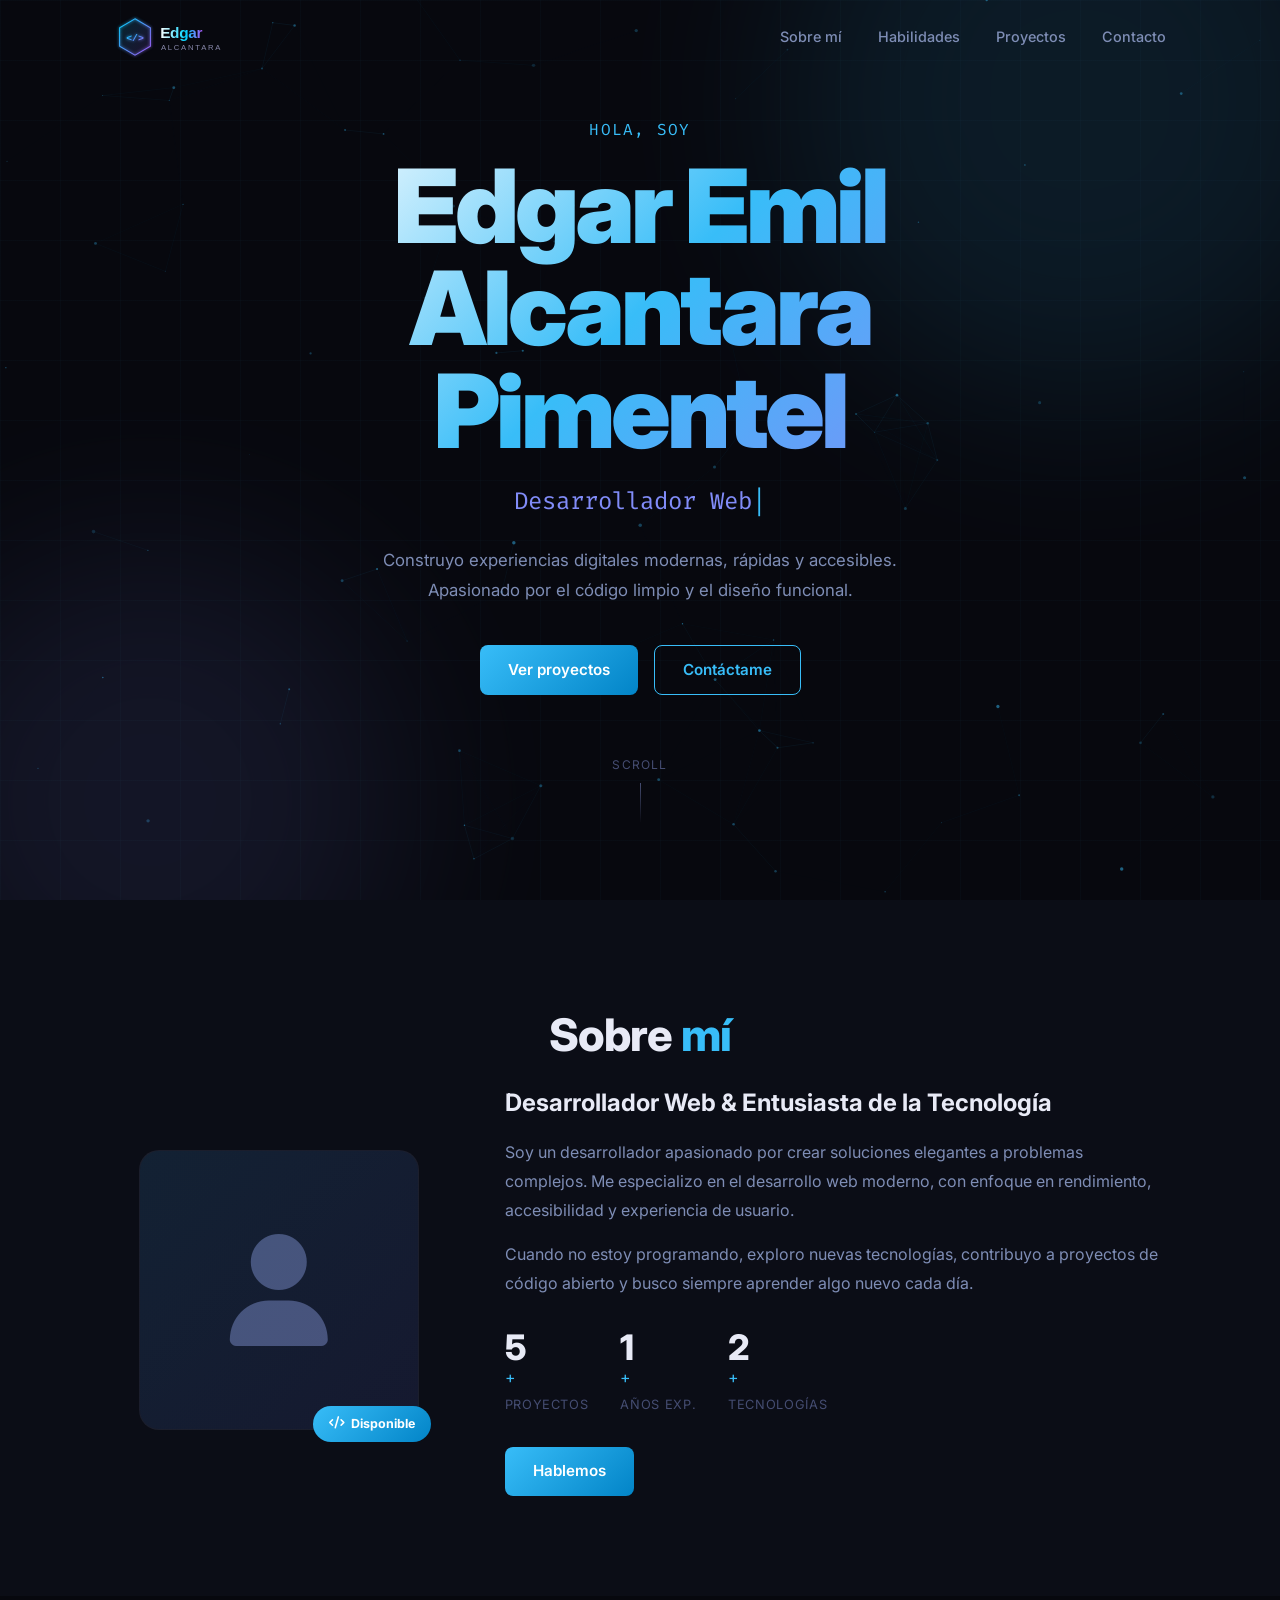
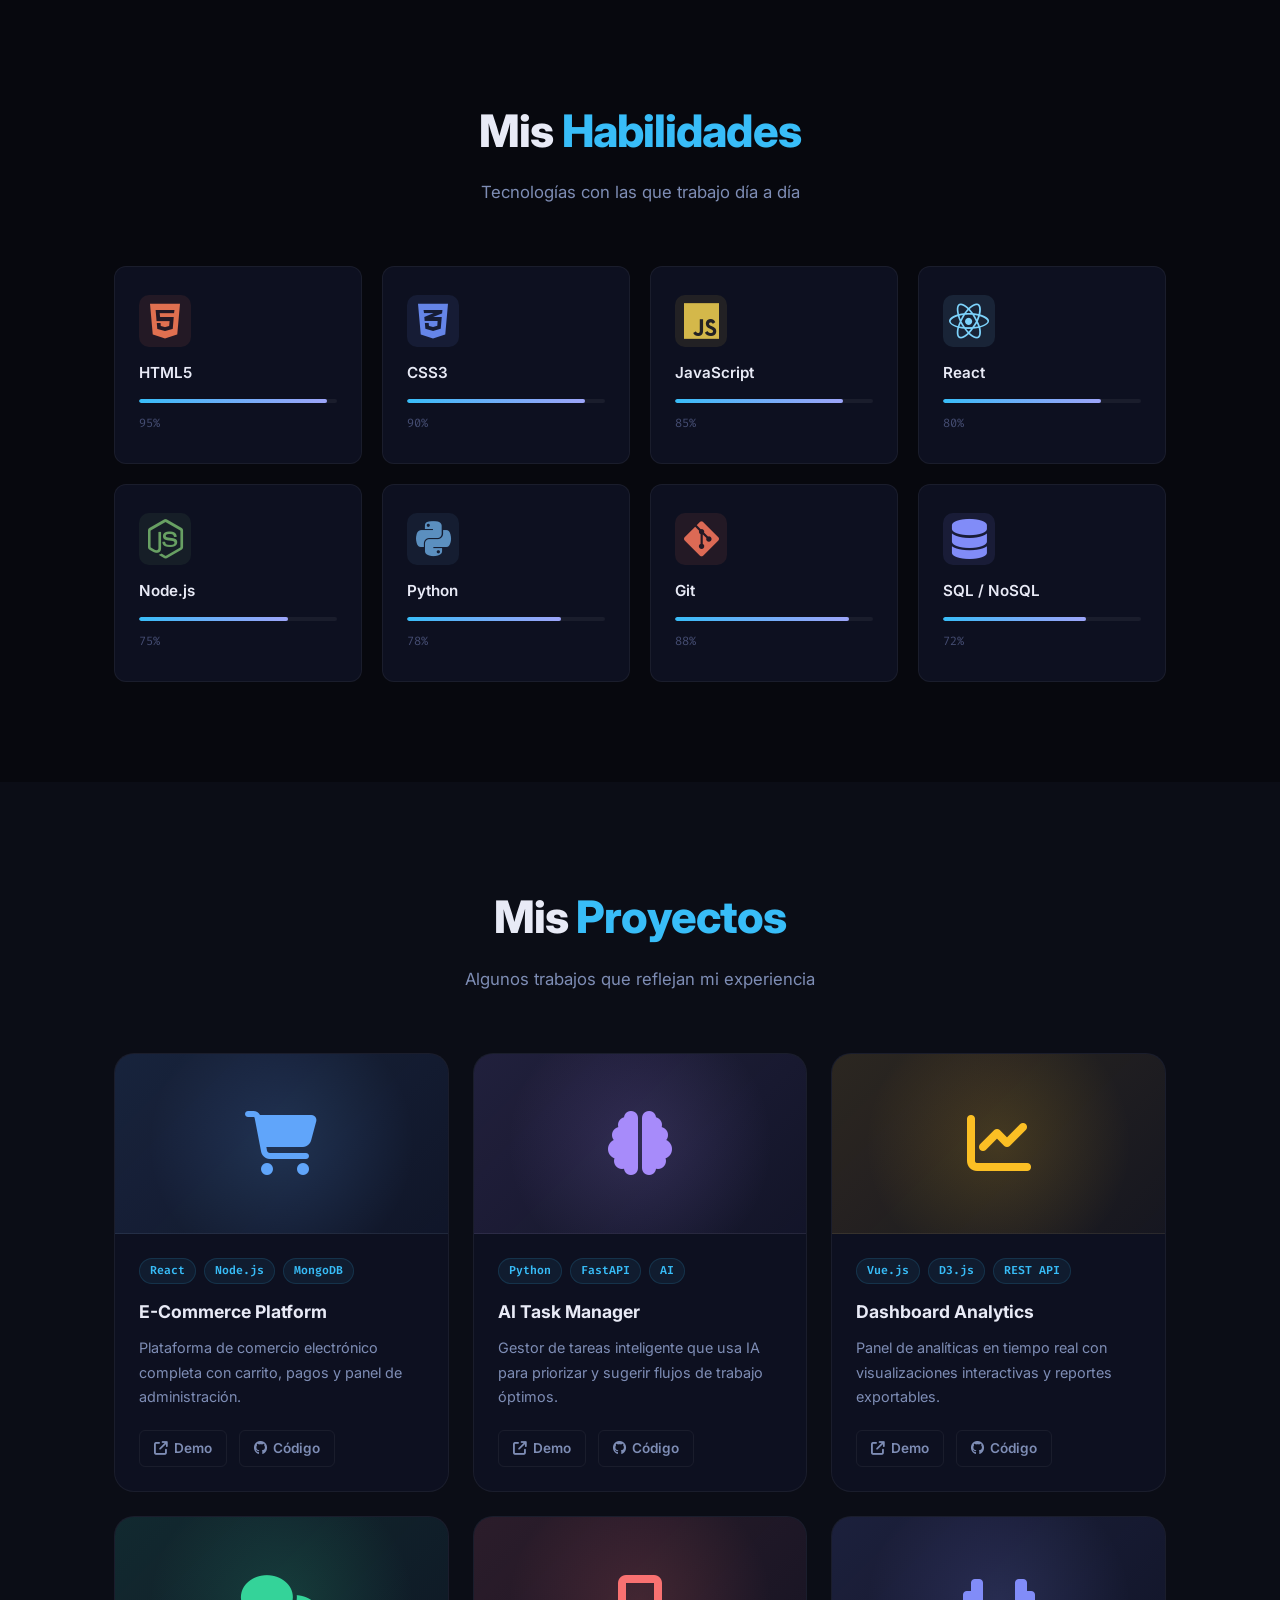
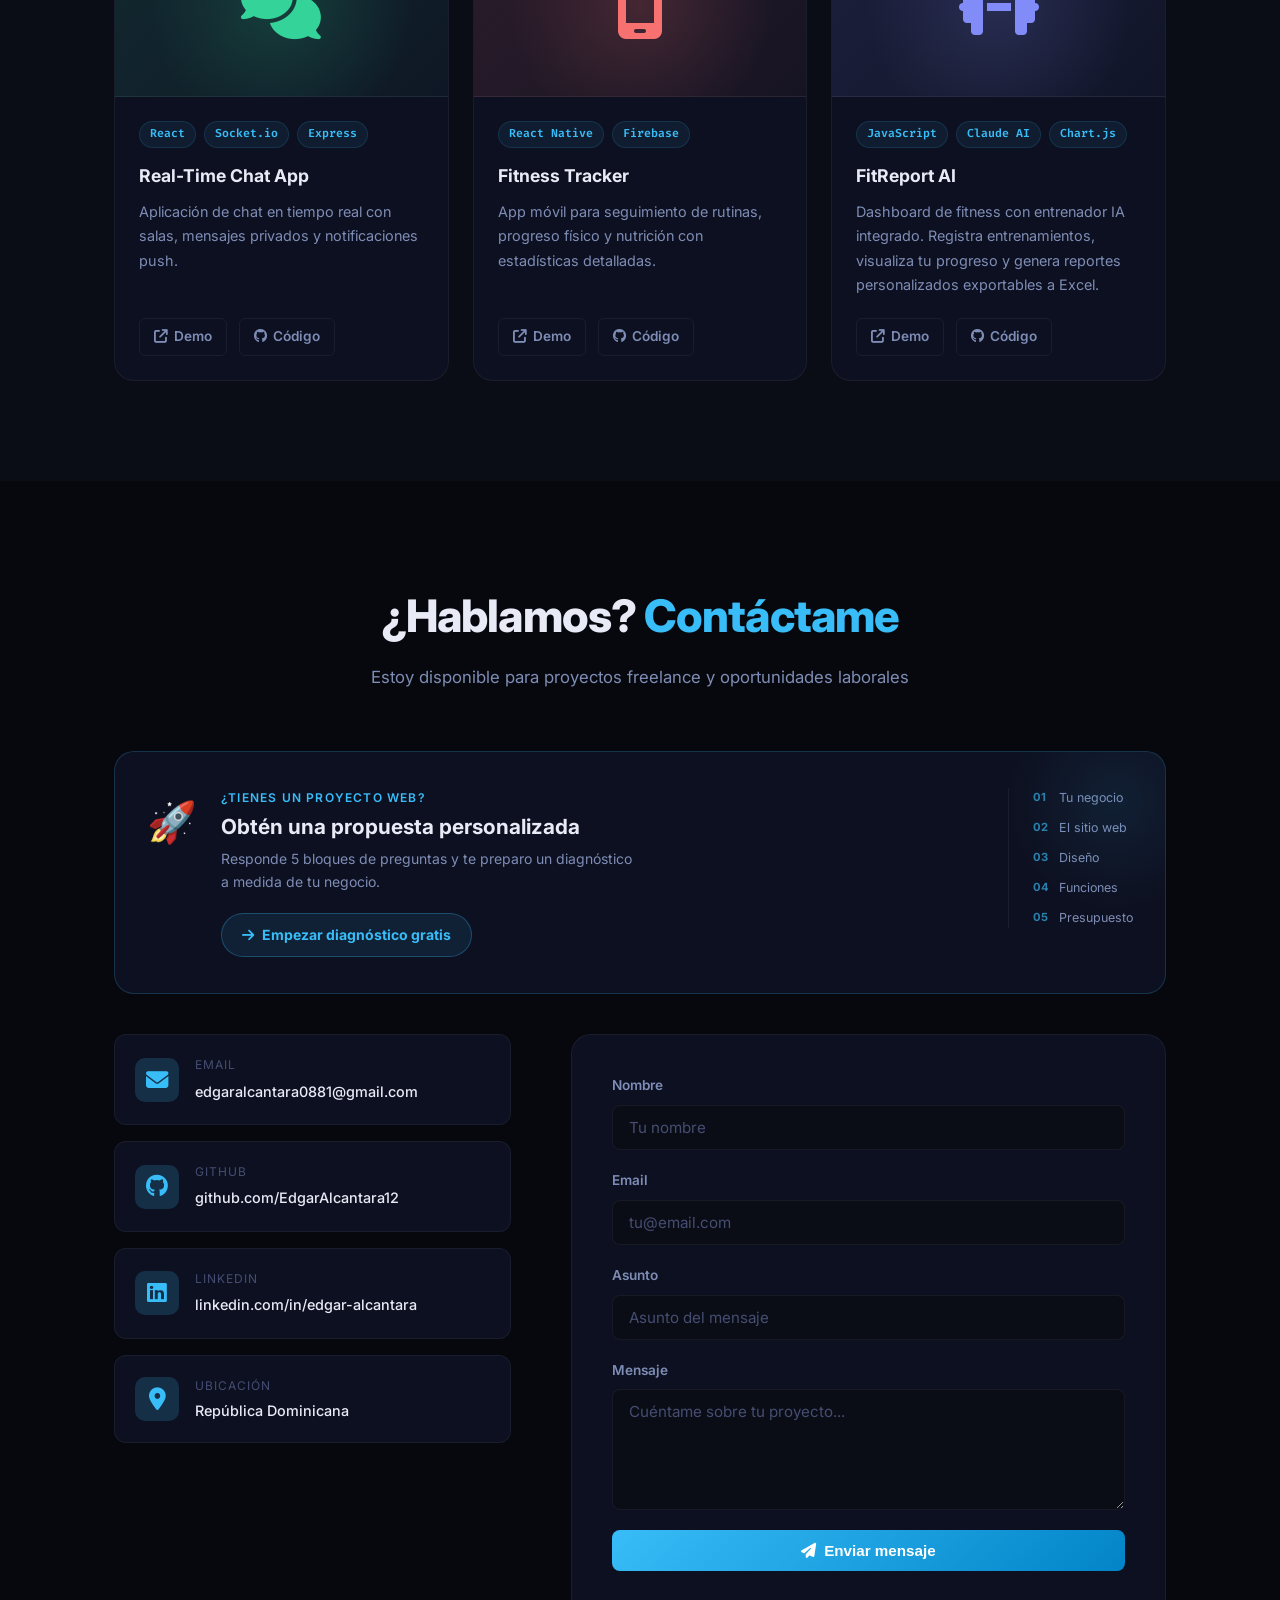
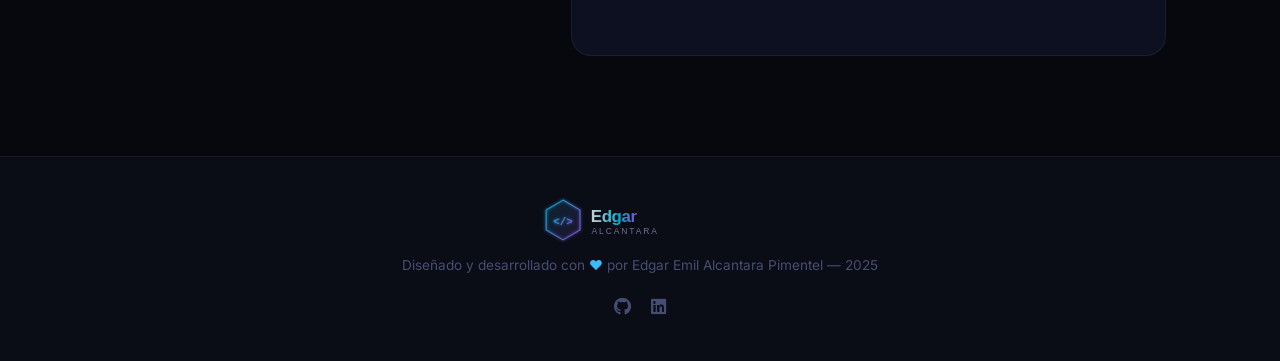
<file: index.html>
<!DOCTYPE html>
<html lang="es">
<head>
  <meta charset="UTF-8" />
  <meta name="viewport" content="width=device-width, initial-scale=1.0" />
  <title>Edgar Emil Alcantara Pimentel | Portafolio</title>
  <link rel="stylesheet" href="css/style.css" />
  <link rel="preconnect" href="https://fonts.googleapis.com" />
  <link rel="preconnect" href="https://fonts.gstatic.com" crossorigin />
  <link href="https://fonts.googleapis.com/css2?family=Inter:wght@300;400;500;600;700;800;900&family=Fira+Code:wght@400;500&display=swap" rel="stylesheet" />
  <link rel="stylesheet" href="https://cdnjs.cloudflare.com/ajax/libs/font-awesome/6.5.0/css/all.min.css" />
</head>
<body>
  <div class="cursor-dot" id="cursorDot"></div>
  <div class="cursor-ring" id="cursorRing"></div>

  <!-- NAVBAR -->
  <nav class="navbar" id="navbar">
    <div class="nav-container">
      <a href="#hero" class="nav-logo">
        <img src="logo.svg" alt="Edgar Alcantara" class="logo-img" />
      </a>
      <button class="nav-toggle" id="navToggle" aria-label="Abrir menú">
        <span></span><span></span><span></span>
      </button>
      <ul class="nav-links" id="navLinks">
        <li><a href="#about">Sobre mí</a></li>
        <li><a href="#skills">Habilidades</a></li>
        <li><a href="#projects">Proyectos</a></li>
        <li><a href="#contact">Contacto</a></li>
      </ul>
    </div>
  </nav>

  <!-- HERO -->
  <section class="hero" id="hero">
    <div class="hero-bg">
      <canvas id="bgCanvas"></canvas>
      <div class="blob blob-1" id="blob1"></div>
      <div class="blob blob-2" id="blob2"></div>
      <div class="grid-overlay"></div>
    </div>
    <div class="hero-content">
      <p class="hero-greeting reveal">Hola, soy</p>
      <h1 class="hero-name reveal">Edgar Emil<br>Alcantara Pimentel</h1>
      <div class="hero-title reveal">
        <span class="typed-text" id="typedText"></span><span class="cursor-blink">|</span>
      </div>
      <p class="hero-desc reveal">Construyo experiencias digitales modernas, rápidas y accesibles.<br />Apasionado por el código limpio y el diseño funcional.</p>
      <div class="hero-cta reveal">
        <a href="#projects" class="btn btn-primary">Ver proyectos</a>
        <a href="#contact" class="btn btn-outline">Contáctame</a>
      </div>
      <div class="hero-scroll reveal"><span>Scroll</span><div class="scroll-line"></div></div>
    </div>
  </section>

  <!-- ABOUT -->
  <section class="about section" id="about">
    <div class="container">
      <h2 class="section-title reveal">Sobre <span class="accent">mí</span></h2>
      <div class="about-grid">
        <div class="about-img-wrap reveal-left">
          <div class="about-img-frame">
            <div class="about-avatar"><i class="fa-solid fa-user"></i></div>
            <div class="about-badge"><i class="fa-solid fa-code"></i> Disponible</div>
          </div>
        </div>
        <div class="about-text reveal-right">
          <h3>Desarrollador Web &amp; Entusiasta de la Tecnología</h3>
          <p>Soy un desarrollador apasionado por crear soluciones elegantes a problemas complejos. Me especializo en el desarrollo web moderno, con enfoque en rendimiento, accesibilidad y experiencia de usuario.</p>
          <p>Cuando no estoy programando, exploro nuevas tecnologías, contribuyo a proyectos de código abierto y busco siempre aprender algo nuevo cada día.</p>
          <div class="about-stats">
            <div class="stat"><span class="stat-num" data-target="10">0</span><span class="accent">+</span><span class="stat-label">Proyectos</span></div>
            <div class="stat"><span class="stat-num" data-target="3">0</span><span class="accent">+</span><span class="stat-label">Años exp.</span></div>
            <div class="stat"><span class="stat-num" data-target="5">0</span><span class="accent">+</span><span class="stat-label">Tecnologías</span></div>
          </div>
          <a href="#contact" class="btn btn-primary">Hablemos</a>
        </div>
      </div>
    </div>
  </section>

  <!-- SKILLS -->
  <section class="skills section" id="skills">
    <div class="container">
      <h2 class="section-title reveal">Mis <span class="accent">Habilidades</span></h2>
      <p class="section-sub reveal">Tecnologías con las que trabajo día a día</p>
      <div class="skills-grid">
        <div class="skill-card reveal"><div class="skill-icon html"><i class="fa-brands fa-html5"></i></div><h4>HTML5</h4><div class="skill-bar"><div class="skill-fill" data-width="95"></div></div><span class="skill-pct">95%</span></div>
        <div class="skill-card reveal"><div class="skill-icon css"><i class="fa-brands fa-css3-alt"></i></div><h4>CSS3</h4><div class="skill-bar"><div class="skill-fill" data-width="90"></div></div><span class="skill-pct">90%</span></div>
        <div class="skill-card reveal"><div class="skill-icon js"><i class="fa-brands fa-js"></i></div><h4>JavaScript</h4><div class="skill-bar"><div class="skill-fill" data-width="85"></div></div><span class="skill-pct">85%</span></div>
        <div class="skill-card reveal"><div class="skill-icon react"><i class="fa-brands fa-react"></i></div><h4>React</h4><div class="skill-bar"><div class="skill-fill" data-width="80"></div></div><span class="skill-pct">80%</span></div>
        <div class="skill-card reveal"><div class="skill-icon node"><i class="fa-brands fa-node-js"></i></div><h4>Node.js</h4><div class="skill-bar"><div class="skill-fill" data-width="75"></div></div><span class="skill-pct">75%</span></div>
        <div class="skill-card reveal"><div class="skill-icon python"><i class="fa-brands fa-python"></i></div><h4>Python</h4><div class="skill-bar"><div class="skill-fill" data-width="78"></div></div><span class="skill-pct">78%</span></div>
        <div class="skill-card reveal"><div class="skill-icon git"><i class="fa-brands fa-git-alt"></i></div><h4>Git</h4><div class="skill-bar"><div class="skill-fill" data-width="88"></div></div><span class="skill-pct">88%</span></div>
        <div class="skill-card reveal"><div class="skill-icon db"><i class="fa-solid fa-database"></i></div><h4>SQL / NoSQL</h4><div class="skill-bar"><div class="skill-fill" data-width="72"></div></div><span class="skill-pct">72%</span></div>
      </div>
    </div>
  </section>

  <!-- PROJECTS -->
  <section class="projects section" id="projects">
    <div class="container">
      <h2 class="section-title reveal">Mis <span class="accent">Proyectos</span></h2>
      <p class="section-sub reveal">Algunos trabajos que reflejan mi experiencia</p>
      <div class="projects-grid">

        <article class="project-card reveal">
          <div class="project-img" style="--color:#60a5fa"><i class="fa-solid fa-cart-shopping"></i></div>
          <div class="project-body">
            <div class="project-tags"><span>React</span><span>Node.js</span><span>MongoDB</span></div>
            <h3>E-Commerce Platform</h3>
            <p>Plataforma de comercio electrónico completa con carrito, pagos y panel de administración.</p>
            <div class="project-links">
              <a href="#" class="btn-icon"><i class="fa-solid fa-arrow-up-right-from-square"></i> Demo</a>
              <a href="#" class="btn-icon"><i class="fa-brands fa-github"></i> Código</a>
            </div>
          </div>
        </article>

        <article class="project-card reveal">
          <div class="project-img" style="--color:#a78bfa"><i class="fa-solid fa-brain"></i></div>
          <div class="project-body">
            <div class="project-tags"><span>Python</span><span>FastAPI</span><span>AI</span></div>
            <h3>AI Task Manager</h3>
            <p>Gestor de tareas inteligente que usa IA para priorizar y sugerir flujos de trabajo óptimos.</p>
            <div class="project-links">
              <a href="#" class="btn-icon"><i class="fa-solid fa-arrow-up-right-from-square"></i> Demo</a>
              <a href="#" class="btn-icon"><i class="fa-brands fa-github"></i> Código</a>
            </div>
          </div>
        </article>

        <article class="project-card reveal">
          <div class="project-img" style="--color:#fbbf24"><i class="fa-solid fa-chart-line"></i></div>
          <div class="project-body">
            <div class="project-tags"><span>Vue.js</span><span>D3.js</span><span>REST API</span></div>
            <h3>Dashboard Analytics</h3>
            <p>Panel de analíticas en tiempo real con visualizaciones interactivas y reportes exportables.</p>
            <div class="project-links">
              <a href="#" class="btn-icon"><i class="fa-solid fa-arrow-up-right-from-square"></i> Demo</a>
              <a href="#" class="btn-icon"><i class="fa-brands fa-github"></i> Código</a>
            </div>
          </div>
        </article>

        <article class="project-card reveal">
          <div class="project-img" style="--color:#34d399"><i class="fa-solid fa-comments"></i></div>
          <div class="project-body">
            <div class="project-tags"><span>React</span><span>Socket.io</span><span>Express</span></div>
            <h3>Real-Time Chat App</h3>
            <p>Aplicación de chat en tiempo real con salas, mensajes privados y notificaciones push.</p>
            <div class="project-links">
              <a href="#" class="btn-icon"><i class="fa-solid fa-arrow-up-right-from-square"></i> Demo</a>
              <a href="#" class="btn-icon"><i class="fa-brands fa-github"></i> Código</a>
            </div>
          </div>
        </article>

        <article class="project-card reveal">
          <div class="project-img" style="--color:#f87171"><i class="fa-solid fa-mobile-screen"></i></div>
          <div class="project-body">
            <div class="project-tags"><span>React Native</span><span>Firebase</span></div>
            <h3>Fitness Tracker</h3>
            <p>App móvil para seguimiento de rutinas, progreso físico y nutrición con estadísticas detalladas.</p>
            <div class="project-links">
              <a href="#" class="btn-icon"><i class="fa-solid fa-arrow-up-right-from-square"></i> Demo</a>
              <a href="#" class="btn-icon"><i class="fa-brands fa-github"></i> Código</a>
            </div>
          </div>
        </article>

        <article class="project-card reveal">
          <div class="project-img" style="--color:#818cf8">
            <i class="fa-solid fa-dumbbell"></i>
          </div>
          <div class="project-body">
            <div class="project-tags">
              <span>JavaScript</span>
              <span>Claude AI</span>
              <span>Chart.js</span>
            </div>
            <h3>FitReport AI</h3>
            <p>Dashboard de fitness con entrenador IA integrado. Registra entrenamientos, visualiza tu progreso y genera reportes personalizados exportables a Excel.</p>
            <div class="project-links">
              <a href="projects/fitreport/index.html" class="btn-icon">
                <i class="fa-solid fa-arrow-up-right-from-square"></i> Demo
              </a>
              <a href="https://github.com/EdgarAlcantara12/EdgarAlcantara12.github.io" target="_blank" class="btn-icon">
                <i class="fa-brands fa-github"></i> Código
              </a>
            </div>
          </div>
        </article>

      </div>
    </div>
  </section>

  <!-- CONTACT -->
  <section class="contact section" id="contact">
    <div class="container">
      <h2 class="section-title reveal">¿Hablamos? <span class="accent">Contáctame</span></h2>
      <p class="section-sub reveal">Estoy disponible para proyectos freelance y oportunidades laborales</p>
      <a href="/formulario/" class="diagnostico-banner reveal">
        <div class="diagnostico-banner-glow"></div>
        <div class="diagnostico-banner-icon">🚀</div>
        <div class="diagnostico-banner-body">
          <p class="diagnostico-banner-eyebrow">¿Tienes un proyecto web?</p>
          <h3 class="diagnostico-banner-title">Obtén una propuesta personalizada</h3>
          <p class="diagnostico-banner-desc">Responde 5 bloques de preguntas y te preparo un diagnóstico a medida de tu negocio.</p>
          <span class="diagnostico-banner-btn">
            <i class="fa-solid fa-arrow-right"></i>
            Empezar diagnóstico gratis
          </span>
        </div>
        <div class="diagnostico-banner-steps">
          <div class="diag-step"><span>01</span><p>Tu negocio</p></div>
          <div class="diag-step"><span>02</span><p>El sitio web</p></div>
          <div class="diag-step"><span>03</span><p>Diseño</p></div>
          <div class="diag-step"><span>04</span><p>Funciones</p></div>
          <div class="diag-step"><span>05</span><p>Presupuesto</p></div>
        </div>
      </a>
      <div class="contact-grid">
        <div class="contact-info reveal-left">
          <div class="contact-card"><i class="fa-solid fa-envelope"></i><div><span>Email</span><a href="mailto:edgaralcantara0881@gmail.com">edgaralcantara0881@gmail.com</a></div></div>
          <div class="contact-card"><i class="fa-brands fa-github"></i><div><span>GitHub</span><a href="https://github.com/EdgarAlcantara12" target="_blank" rel="noopener">github.com/EdgarAlcantara12</a></div></div>
          <div class="contact-card"><i class="fa-brands fa-linkedin"></i><div><span>LinkedIn</span><a href="https://www.linkedin.com/in/edgar-alcantara-b4911428a/" target="_blank" rel="noopener">linkedin.com/in/edgar-alcantara</a></div></div>
          <div class="contact-card"><i class="fa-solid fa-location-dot"></i><div><span>Ubicación</span><p>República Dominicana</p></div></div>
        </div>
        <form class="contact-form reveal-right" id="contactForm" action="https://formspree.io/f/xpqowlog" method="POST" novalidate>
          <div class="form-group"><label for="name">Nombre</label><input type="text" id="name" name="name" placeholder="Tu nombre" required /></div>
          <div class="form-group"><label for="email">Email</label><input type="email" id="email" name="email" placeholder="tu@email.com" required /></div>
          <div class="form-group"><label for="subject">Asunto</label><input type="text" id="subject" name="subject" placeholder="Asunto del mensaje" /></div>
          <div class="form-group"><label for="message">Mensaje</label><textarea id="message" name="message" rows="5" placeholder="Cuéntame sobre tu proyecto..." required></textarea></div>
          <button type="submit" class="btn btn-primary btn-full"><i class="fa-solid fa-paper-plane"></i> Enviar mensaje</button>
          <div class="form-status" id="formStatus"></div>
        </form>
      </div>
    </div>
  </section>

  <!-- FOOTER -->
  <footer class="footer">
    <div class="container">
      <img src="logo.svg" alt="Edgar Alcantara" class="footer-logo-img" />
      <p class="footer-copy">Diseñado y desarrollado con <span class="accent">❤</span> por Edgar Emil Alcantara Pimentel &mdash; 2025</p>
      <div class="footer-socials">
        <a href="https://github.com/EdgarAlcantara12" target="_blank" rel="noopener" aria-label="GitHub"><i class="fa-brands fa-github"></i></a>
        <a href="https://www.linkedin.com/in/edgar-alcantara-b4911428a/" target="_blank" rel="noopener" aria-label="LinkedIn"><i class="fa-brands fa-linkedin"></i></a>
      </div>
    </div>
  </footer>

  <button class="back-to-top" id="backToTop" aria-label="Volver arriba">
    <i class="fa-solid fa-arrow-up"></i>
  </button>

  <script src="js/main.js"></script>
</body>
</html>
</file>
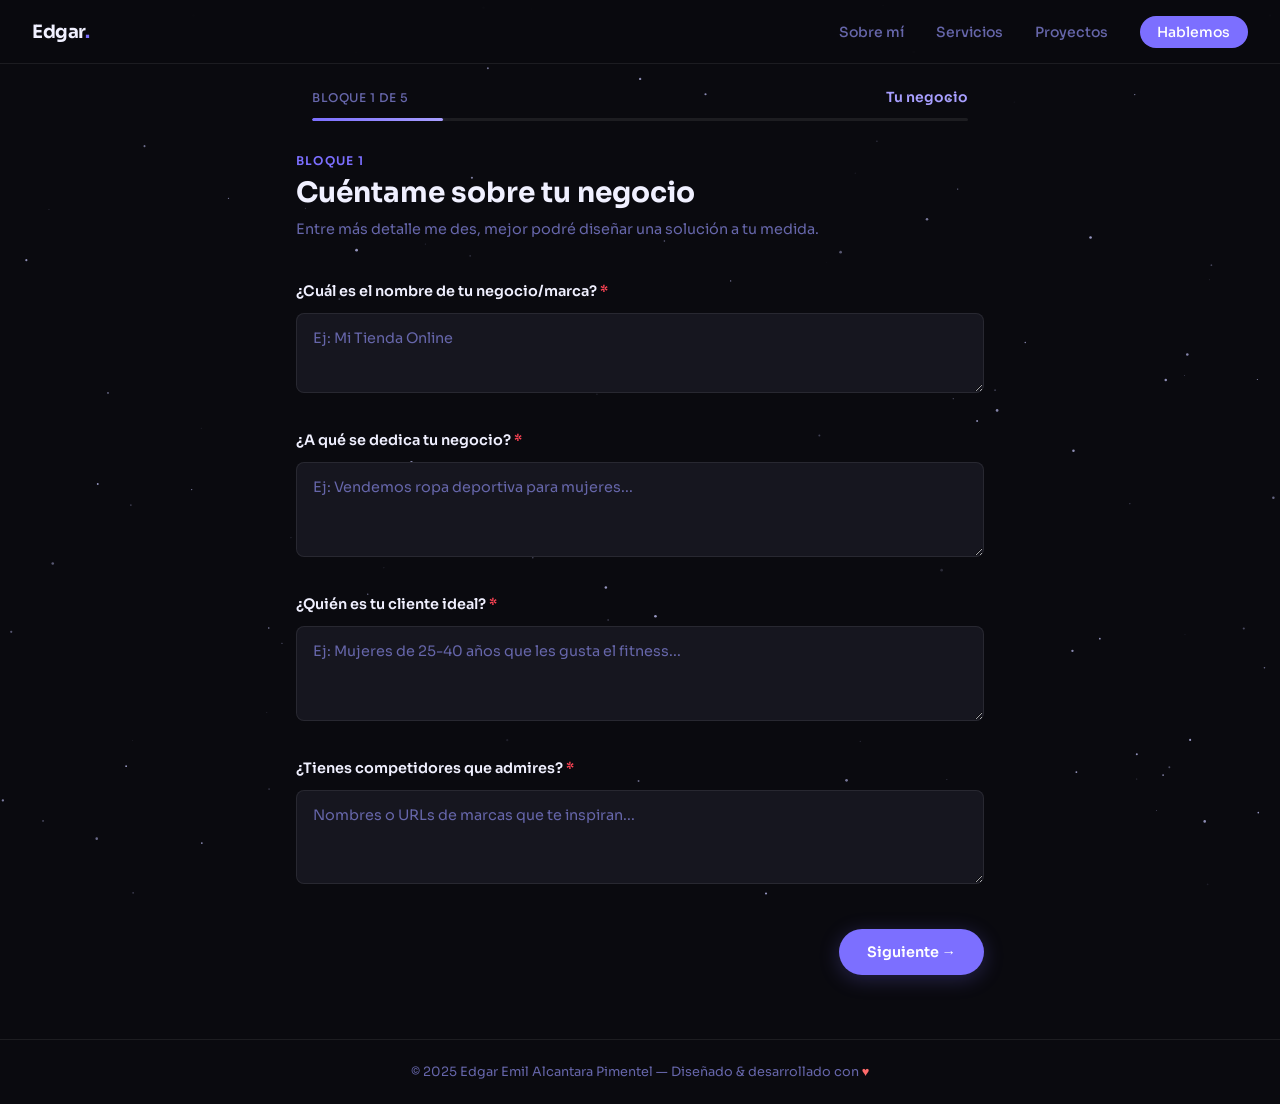
<file: formulario/index.html>
<!doctype html>
<html lang="es">
  <head>
    <meta charset="UTF-8" />
    <meta name="viewport" content="width=device-width, initial-scale=1.0" />
    <link rel="preconnect" href="https://fonts.googleapis.com">
    <link rel="preconnect" href="https://fonts.gstatic.com" crossorigin>
    <link href="https://fonts.googleapis.com/css2?family=Sora:wght@300;400;500;600;700;800&display=swap" rel="stylesheet">
    <title>Edgar Alcantara — Diagnóstico Web</title>
    <script type="module" crossorigin src="/formulario/assets/index-ByE1qXcY.js"></script>
    <link rel="stylesheet" crossorigin href="/formulario/assets/index-66KD1Foi.css">
  </head>
  <body>
    <div id="root"></div>
  </body>
</html>
</file>
<file: css/style.css>
:root {
  --bg-900: #07080e;
  --bg-800: #0b0d16;
  --bg-700: #0f1220;
  --bg-card: #0d1020;
  --bg-card-hover: #131628;
  --accent:   #38bdf8;
  --accent-2: #818cf8;
  --accent-glow:   rgba(56, 189, 248, 0.18);
  --accent-2-glow: rgba(129, 140, 248, 0.14);
  --text-primary:   #e8eaf6;
  --text-secondary: #7e8db5;
  --text-muted:     #454d72;
  --border:       rgba(255, 255, 255, 0.055);
  --border-hover: rgba(56, 189, 248, 0.3);
  --radius:    12px;
  --radius-lg: 20px;
  --transition: 0.3s cubic-bezier(0.4, 0, 0.2, 1);
  --shadow-accent: 0 0 40px var(--accent-glow);
}

*, *::before, *::after { box-sizing: border-box; margin: 0; padding: 0; }
html { scroll-behavior: smooth; scroll-padding-top: 70px; }
body { font-family: 'Inter', sans-serif; background: var(--bg-900); color: var(--text-primary); line-height: 1.6; overflow-x: hidden; }
a { text-decoration: none; color: inherit; }
ul { list-style: none; }

/* ── CURSOR ── */
.cursor-dot, .cursor-ring {
  position: fixed; border-radius: 50%; pointer-events: none;
  z-index: 10000; transform: translate(-50%,-50%); top: -100px; left: -100px;
}
.cursor-dot {
  width: 6px; height: 6px; background: var(--accent);
  transition: background 0.25s, width 0.2s, height 0.2s;
}
.cursor-ring {
  width: 34px; height: 34px; border: 1.5px solid rgba(56,189,248,0.4);
  transition: width 0.4s cubic-bezier(0.4,0,0.2,1),
              height 0.4s cubic-bezier(0.4,0,0.2,1),
              border-color 0.3s, background 0.3s;
}
.cursor-ring.hovering { width: 54px; height: 54px; border-color: var(--accent); background: rgba(56,189,248,0.05); }
.cursor-dot.hovering  { background: var(--accent-2); width: 8px; height: 8px; }
@media (hover: none)  { .cursor-dot, .cursor-ring { display: none; } }
@media (hover: hover) { body { cursor: none; } a, button, [role="button"] { cursor: none; } }

/* Utilities */
.container    { max-width: 1100px; margin: 0 auto; padding: 0 24px; }
.section      { padding: 100px 0; }
.section-title{ font-size: clamp(2rem,4vw,2.8rem); font-weight: 800; text-align: center; margin-bottom: 12px; letter-spacing: -0.02em; }
.section-sub  { text-align: center; color: var(--text-secondary); font-size: 1.05rem; margin-bottom: 60px; }
.accent       { color: var(--accent); }

/* Buttons */
.btn { display: inline-flex; align-items: center; gap: 8px; padding: 12px 28px; border-radius: 8px; font-size: 0.95rem; font-weight: 600; cursor: none; transition: var(--transition); border: none; outline: none; }
.btn-primary  { background: linear-gradient(135deg, var(--accent), #0284c7); color: #fff; }
.btn-primary:hover  { transform: translateY(-2px); box-shadow: 0 8px 30px var(--accent-glow); }
.btn-outline  { background: transparent; color: var(--accent); border: 1.5px solid var(--accent); }
.btn-outline:hover  { background: rgba(56,189,248,0.1); transform: translateY(-2px); box-shadow: 0 8px 30px var(--accent-glow); }
.btn-full     { width: 100%; justify-content: center; }

/* Scroll Reveal */
.reveal        { opacity: 0; transform: translateY(32px);  transition: opacity 0.75s ease, transform 0.75s ease; }
.reveal-left   { opacity: 0; transform: translateX(-40px); transition: opacity 0.75s ease, transform 0.75s ease; }
.reveal-right  { opacity: 0; transform: translateX(40px);  transition: opacity 0.75s ease, transform 0.75s ease; }
.reveal-scale  { opacity: 0; transform: scale(0.88);       transition: opacity 0.75s ease, transform 0.75s ease; }
.reveal.visible, .reveal-left.visible, .reveal-right.visible, .reveal-scale.visible { opacity: 1; transform: none; }

/* ── NAVBAR ── */
.navbar { position: fixed; top: 0; width: 100%; z-index: 1000; padding: 16px 0; transition: var(--transition); }
.navbar.scrolled { background: rgba(7,8,14,0.88); backdrop-filter: blur(20px); border-bottom: 1px solid var(--border); padding: 10px 0; }
.nav-container { max-width: 1100px; margin: 0 auto; padding: 0 24px; display: flex; align-items: center; justify-content: space-between; }
.nav-logo { display: flex; align-items: center; }
.logo-img { height: 42px; width: auto; display: block; transition: filter var(--transition), transform var(--transition); }
.nav-logo:hover .logo-img { filter: brightness(1.2); transform: scale(1.03); }
.nav-links { display: flex; gap: 36px; }
.nav-links a { color: var(--text-secondary); font-size: 0.9rem; font-weight: 500; transition: color var(--transition); position: relative; }
.nav-links a::after { content: ''; position: absolute; bottom: -4px; left: 0; width: 0; height: 2px; background: linear-gradient(90deg, var(--accent), var(--accent-2)); transition: width var(--transition); border-radius: 2px; }
.nav-links a:hover, .nav-links a.active { color: var(--text-primary); }
.nav-links a:hover::after, .nav-links a.active::after { width: 100%; }
.nav-toggle { display: none; flex-direction: column; gap: 5px; background: none; border: none; cursor: none; padding: 4px; }
.nav-toggle span { display: block; width: 24px; height: 2px; background: var(--text-primary); border-radius: 2px; transition: var(--transition); }

/* ── HERO ── */
.hero { min-height: 100vh; display: flex; align-items: center; justify-content: center; position: relative; overflow: hidden; padding: 100px 24px 60px; }
.hero-bg { position: absolute; inset: 0; pointer-events: none; }
#bgCanvas { position: absolute; inset: 0; width: 100%; height: 100%; z-index: 0; }
.blob { position: absolute; border-radius: 50%; filter: blur(90px); opacity: 0.10; animation: blobFloat 9s ease-in-out infinite; z-index: 1; }
.blob-1 { width: 600px; height: 600px; background: var(--accent);   top: -200px; right: -100px; }
.blob-2 { width: 500px; height: 500px; background: var(--accent-2); bottom: -150px; left: -100px; animation-delay: -4.5s; }
@keyframes blobFloat {
  0%,100% { transform: translate(0,0) scale(1); }
  33%      { transform: translate(28px,-28px) scale(1.04); }
  66%      { transform: translate(-18px,22px) scale(0.96); }
}
.grid-overlay { position: absolute; inset: 0; z-index: 2; background-image: linear-gradient(rgba(56,189,248,.025) 1px,transparent 1px),linear-gradient(90deg,rgba(56,189,248,.025) 1px,transparent 1px); background-size: 60px 60px; }
.hero-content { max-width: 720px; text-align: center; position: relative; z-index: 3; }
.hero-greeting { font-family: 'Fira Code', monospace; color: var(--accent); font-size: 1rem; letter-spacing: 0.08em; text-transform: uppercase; margin-bottom: 12px; }
.hero-name { font-size: clamp(3.5rem,8vw,6.5rem); font-weight: 900; line-height: 1; letter-spacing: -0.04em; background: linear-gradient(135deg,#fff 0%,var(--accent) 50%,var(--accent-2) 100%); -webkit-background-clip: text; -webkit-text-fill-color: transparent; background-clip: text; margin-bottom: 20px; }
.hero-title { font-size: clamp(1.1rem,2.5vw,1.5rem); color: var(--text-secondary); font-weight: 400; margin-bottom: 24px; min-height: 2rem; font-family: 'Fira Code', monospace; }
.typed-text { color: var(--accent-2); }
.cursor-blink { color: var(--accent); animation: blink 1s infinite; }
@keyframes blink { 0%,100%{opacity:1} 50%{opacity:0} }
.hero-desc { color: var(--text-secondary); font-size: 1.05rem; margin-bottom: 40px; line-height: 1.8; }
.hero-cta { display: flex; gap: 16px; justify-content: center; flex-wrap: wrap; margin-bottom: 60px; }
.hero-scroll { display: flex; flex-direction: column; align-items: center; gap: 8px; color: var(--text-muted); font-size: 0.75rem; letter-spacing: 0.1em; text-transform: uppercase; }
.scroll-line { width: 1px; height: 40px; background: linear-gradient(to bottom,var(--text-muted),transparent); animation: scrollPulse 2s ease-in-out infinite; }
@keyframes scrollPulse { 0%{transform:scaleY(1);opacity:1} 100%{transform:scaleY(0.3);opacity:0.3} }

/* ── ABOUT ── */
.about { background: var(--bg-800); }
.about-grid { display: grid; grid-template-columns: 1fr 2fr; gap: 60px; align-items: center; }
.about-img-wrap { display: flex; justify-content: center; }
.about-img-frame { position: relative; width: 280px; height: 280px; }
.about-avatar { width: 100%; height: 100%; border-radius: var(--radius-lg); background: linear-gradient(135deg,var(--bg-700),var(--bg-card)); border: 1.5px solid var(--border); display: flex; align-items: center; justify-content: center; font-size: 7rem; color: var(--text-muted); position: relative; overflow: hidden; animation: floatAvatar 5s ease-in-out infinite; }
.about-avatar::before { content: ''; position: absolute; inset: 0; background: linear-gradient(135deg,var(--accent-glow),var(--accent-2-glow)); opacity: 0.5; }
@keyframes floatAvatar { 0%,100%{transform:translateY(0)} 50%{transform:translateY(-10px)} }
.about-badge { position: absolute; bottom: -12px; right: -12px; background: linear-gradient(135deg,var(--accent),#0284c7); color: #fff; font-size: 0.78rem; font-weight: 700; padding: 8px 16px; border-radius: 40px; display: flex; align-items: center; gap: 6px; }
.about-text h3 { font-size: 1.5rem; font-weight: 700; margin-bottom: 16px; }
.about-text p { color: var(--text-secondary); margin-bottom: 16px; line-height: 1.8; }
.about-stats { display: flex; gap: 32px; margin: 32px 0; }
.stat { display: flex; flex-direction: column; }
.stat-num { font-size: 2.2rem; font-weight: 800; line-height: 1; }
.stat-label { color: var(--text-muted); font-size: 0.8rem; text-transform: uppercase; letter-spacing: 0.05em; margin-top: 4px; }

/* ── SKILLS ── */
.skills { background: var(--bg-900); }
.skills-grid { display: grid; grid-template-columns: repeat(auto-fill,minmax(220px,1fr)); gap: 20px; }
.skill-card { background: var(--bg-card); border: 1px solid var(--border); border-radius: var(--radius); padding: 28px 24px; transition: var(--transition); position: relative; overflow: hidden; }
.skill-card::before { content: ''; position: absolute; top: 0; left: 0; right: 0; height: 2px; background: linear-gradient(90deg,var(--accent),var(--accent-2)); transform: scaleX(0); transition: transform 0.4s cubic-bezier(0.4,0,0.2,1); }
.skill-card:hover { border-color: var(--border-hover); transform: translateY(-4px); box-shadow: var(--shadow-accent); }
.skill-card:hover::before { transform: scaleX(1); }
.skill-icon { font-size: 2.5rem; margin-bottom: 14px; width: 52px; height: 52px; display: flex; align-items: center; justify-content: center; border-radius: 10px; }
.skill-icon.html{color:#e07050;background:rgba(224,112,80,.1)} .skill-icon.css{color:#6585e8;background:rgba(101,133,232,.1)} .skill-icon.js{color:#d4b84a;background:rgba(212,184,74,.1)} .skill-icon.react{color:#7dd3fc;background:rgba(125,211,252,.1)} .skill-icon.node{color:#68a063;background:rgba(104,160,99,.1)} .skill-icon.python{color:#5b8fbf;background:rgba(91,143,191,.1)} .skill-icon.git{color:#dc6a55;background:rgba(220,106,85,.1)} .skill-icon.db{color:var(--accent-2);background:rgba(129,140,248,.1)}
.skill-card h4 { font-size: 0.95rem; font-weight: 600; margin-bottom: 14px; }
.skill-bar { height: 4px; background: var(--border); border-radius: 4px; overflow: hidden; margin-bottom: 6px; }
.skill-fill { height: 100%; background: linear-gradient(90deg,var(--accent),var(--accent-2)); border-radius: 4px; width: 0%; transition: width 1.3s cubic-bezier(0.4,0,0.2,1); position: relative; overflow: hidden; }
.skill-fill::after { content: ''; position: absolute; inset: 0; background: linear-gradient(90deg,transparent 0%,rgba(255,255,255,0.22) 50%,transparent 100%); background-size: 200% 100%; animation: shimmer 2.8s ease-in-out infinite; }
@keyframes shimmer { 0%{background-position:-200% center} 100%{background-position:200% center} }
.skill-pct { font-size: 0.75rem; color: var(--text-muted); font-family: 'Fira Code', monospace; }

/* ── PROJECTS ── */
.projects { background: var(--bg-800); }
.projects-grid { display: grid; grid-template-columns: repeat(auto-fill,minmax(320px,1fr)); gap: 24px; }
.project-card { background: var(--bg-card); border: 1px solid var(--border); border-radius: var(--radius-lg); overflow: hidden; transition: transform 0.4s cubic-bezier(0.4,0,0.2,1), border-color var(--transition), box-shadow 0.4s; display: flex; flex-direction: column; }
.project-card:hover { transform: translateY(-8px); border-color: var(--border-hover); box-shadow: 0 24px 64px rgba(0,0,0,.5); }
.project-img { height: 180px; background: linear-gradient(135deg,color-mix(in srgb,var(--color) 13%,transparent),color-mix(in srgb,var(--color) 4%,transparent)); display: flex; align-items: center; justify-content: center; font-size: 4rem; color: var(--color); position: relative; overflow: hidden; border-bottom: 1px solid var(--border); }
.project-img::before { content: ''; position: absolute; inset: 0; background: radial-gradient(circle at 50% 50%,color-mix(in srgb,var(--color) 16%,transparent),transparent 70%); }
.project-body { padding: 24px; flex: 1; display: flex; flex-direction: column; }
.project-tags { display: flex; gap: 8px; flex-wrap: wrap; margin-bottom: 14px; }
.project-tags span { font-size: 0.72rem; font-weight: 600; padding: 3px 10px; border-radius: 40px; background: rgba(56,189,248,.07); color: var(--accent); border: 1px solid rgba(56,189,248,.14); font-family: 'Fira Code', monospace; }
.project-body h3 { font-size: 1.1rem; font-weight: 700; margin-bottom: 10px; }
.project-body p { color: var(--text-secondary); font-size: 0.9rem; line-height: 1.7; flex: 1; margin-bottom: 20px; }
.project-links { display: flex; gap: 12px; margin-top: auto; }
.btn-icon { display: inline-flex; align-items: center; gap: 6px; font-size: 0.85rem; font-weight: 600; color: var(--text-secondary); padding: 7px 14px; border-radius: 6px; border: 1px solid var(--border); transition: var(--transition); }
.btn-icon:hover { color: var(--accent); border-color: var(--border-hover); background: var(--bg-card-hover); }

/* ── CONTACT ── */
.contact { background: var(--bg-900); }
.diagnostico-banner { position: relative; display: flex; align-items: flex-start; gap: 24px; background: var(--bg-card); border: 1px solid rgba(56,189,248,0.2); border-radius: var(--radius-lg); padding: 36px 32px; margin-bottom: 40px; text-decoration: none; transition: var(--transition); overflow: hidden; cursor: none; }
.diagnostico-banner:hover { border-color: rgba(56,189,248,0.45); transform: translateY(-3px); box-shadow: 0 20px 60px rgba(56,189,248,0.07); }
.diagnostico-banner:hover .diagnostico-banner-btn { background: var(--accent); color: #fff; gap: 10px; }
.diagnostico-banner-glow { position: absolute; top: -60px; right: -60px; width: 220px; height: 220px; background: radial-gradient(circle, rgba(56,189,248,0.09), transparent 70%); pointer-events: none; }
.diagnostico-banner-icon { font-size: 2.5rem; flex-shrink: 0; margin-top: 2px; }
.diagnostico-banner-body { flex: 1; display: flex; flex-direction: column; gap: 8px; }
.diagnostico-banner-eyebrow { font-size: 0.75rem; font-weight: 600; color: var(--accent); text-transform: uppercase; letter-spacing: 0.1em; }
.diagnostico-banner-title { font-size: 1.3rem; font-weight: 700; color: var(--text-primary); line-height: 1.2; }
.diagnostico-banner-desc { font-size: 0.875rem; color: var(--text-secondary); line-height: 1.6; max-width: 420px; }
.diagnostico-banner-btn { display: inline-flex; align-items: center; gap: 8px; margin-top: 12px; background: rgba(56,189,248,0.1); border: 1px solid rgba(56,189,248,0.28); color: var(--accent); font-size: 0.875rem; font-weight: 700; padding: 10px 20px; border-radius: 100px; width: fit-content; transition: var(--transition); }
.diagnostico-banner-steps { display: flex; flex-direction: column; gap: 10px; flex-shrink: 0; padding-left: 24px; border-left: 1px solid var(--border); }
.diag-step { display: flex; align-items: center; gap: 8px; }
.diag-step span { font-size: 0.7rem; font-weight: 700; color: var(--accent); opacity: 0.65; width: 18px; }
.diag-step p { font-size: 0.78rem; color: var(--text-secondary); white-space: nowrap; }
@media (max-width: 768px) { .diagnostico-banner { flex-direction: column; } .diagnostico-banner-steps { flex-direction: row; flex-wrap: wrap; border-left: none; border-top: 1px solid var(--border); padding-left: 0; padding-top: 16px; width: 100%; } }
.contact-grid { display: grid; grid-template-columns: 1fr 1.5fr; gap: 60px; align-items: start; }
.contact-info { display: flex; flex-direction: column; gap: 16px; }
.contact-card { background: var(--bg-card); border: 1px solid var(--border); border-radius: var(--radius); padding: 20px; display: flex; align-items: center; gap: 16px; transition: var(--transition); }
.contact-card:hover { border-color: var(--border-hover); transform: translateX(4px); }
.contact-card i { font-size: 1.4rem; color: var(--accent); width: 44px; height: 44px; display: flex; align-items: center; justify-content: center; background: var(--accent-glow); border-radius: 10px; flex-shrink: 0; }
.contact-card div span { display: block; font-size: 0.75rem; color: var(--text-muted); text-transform: uppercase; letter-spacing: 0.08em; margin-bottom: 4px; }
.contact-card div a, .contact-card div p { font-size: 0.9rem; color: var(--text-primary); font-weight: 500; }
.contact-card div a:hover { color: var(--accent); }
.contact-form { background: var(--bg-card); border: 1px solid var(--border); border-radius: var(--radius-lg); padding: 40px; display: flex; flex-direction: column; gap: 20px; }
.form-group { display: flex; flex-direction: column; gap: 8px; }
.form-group label { font-size: 0.85rem; font-weight: 600; color: var(--text-secondary); }
.form-group input, .form-group textarea { background: var(--bg-800); border: 1px solid var(--border); border-radius: 8px; padding: 12px 16px; color: var(--text-primary); font-family: 'Inter', sans-serif; font-size: 0.95rem; transition: var(--transition); resize: vertical; outline: none; }
.form-group input:focus, .form-group textarea:focus { border-color: var(--accent); background: var(--bg-700); box-shadow: 0 0 0 3px rgba(56,189,248,.1); }
.form-group input::placeholder, .form-group textarea::placeholder { color: var(--text-muted); }
.form-status { font-size: 0.9rem; text-align: center; min-height: 24px; }
.form-status.success{color:#6ee7b7} .form-status.error{color:#fca5a5}

/* ── FOOTER ── */
.footer { background: var(--bg-800); border-top: 1px solid var(--border); padding: 40px 0; text-align: center; }
.footer .container { display: flex; flex-direction: column; align-items: center; gap: 12px; }
.footer-logo-img { height: 46px; width: auto; opacity: 0.8; transition: opacity var(--transition); }
.footer-logo-img:hover { opacity: 1; }
.footer-copy { color: var(--text-muted); font-size: 0.85rem; }
.footer-socials { display: flex; gap: 20px; margin-top: 4px; }
.footer-socials a { font-size: 1.1rem; color: var(--text-muted); transition: color var(--transition), transform var(--transition); }
.footer-socials a:hover { color: var(--accent); transform: translateY(-3px); }

/* ── BACK TO TOP ── */
.back-to-top { position: fixed; bottom: 28px; right: 28px; width: 44px; height: 44px; border-radius: 50%; background: linear-gradient(135deg,var(--accent),#0284c7); color: #fff; font-size: 1rem; border: none; cursor: none; display: flex; align-items: center; justify-content: center; opacity: 0; pointer-events: none; transform: translateY(10px); transition: var(--transition); z-index: 999; box-shadow: 0 4px 20px var(--accent-glow); }
.back-to-top.visible { opacity: 1; pointer-events: all; transform: translateY(0); }
.back-to-top:hover { transform: translateY(-3px); box-shadow: 0 8px 30px var(--accent-glow); }

/* ── RESPONSIVE ── */
@media (max-width: 900px) {
  .about-grid { grid-template-columns: 1fr; text-align: center; }
  .about-stats { justify-content: center; }
  .contact-grid { grid-template-columns: 1fr; }
}
@media (max-width: 768px) {
  .nav-links { display: none; position: fixed; inset: 0; background: rgba(7,8,14,.97); flex-direction: column; align-items: center; justify-content: center; gap: 40px; z-index: 999; }
  .nav-links.open { display: flex; }
  .nav-links a { font-size: 1.3rem; }
  .nav-toggle { display: flex; z-index: 1000; }
  .nav-toggle.active span:nth-child(1) { transform: rotate(45deg) translate(5px,5px); }
  .nav-toggle.active span:nth-child(2) { opacity: 0; }
  .nav-toggle.active span:nth-child(3) { transform: rotate(-45deg) translate(5px,-5px); }
  .hero-cta { flex-direction: column; align-items: center; }
  .projects-grid { grid-template-columns: 1fr; }
  .skills-grid { grid-template-columns: repeat(2,1fr); }
  .contact-form { padding: 24px; }
}
@media (max-width: 480px) {
  .section { padding: 70px 0; }
  .skills-grid { grid-template-columns: 1fr; }
  .about-img-frame { width: 220px; height: 220px; }
}
</file>
<file: formulario/assets/index-66KD1Foi.css>
*,*:before,*:after{box-sizing:border-box;margin:0;padding:0}:root{--bg: #0a0a0f;--bg-card: #111118;--bg-input: #16161f;--border: rgba(255, 255, 255, .08);--border-focus: #7c6fff;--text: #f0f0ff;--text-muted: #6666aa;--accent: #7c6fff;--accent-light: #a89fff;--accent-glow: rgba(124, 111, 255, .25);--success: #22c55e;--radius: 12px;--radius-sm: 8px;--font: "Sora", -apple-system, sans-serif;--transition: .2s ease}html{scroll-behavior:smooth}body{font-family:var(--font);background-color:var(--bg);color:var(--text);min-height:100vh;overflow-x:hidden;-webkit-font-smoothing:antialiased}#starfield{position:fixed;top:0;left:0;width:100%;height:100%;pointer-events:none;z-index:0}.app{position:relative;z-index:1;min-height:100vh;display:flex;flex-direction:column}.navbar{position:sticky;top:0;z-index:100;display:flex;align-items:center;justify-content:space-between;padding:0 2rem;height:64px;background:#0a0a0fd9;-webkit-backdrop-filter:blur(12px);backdrop-filter:blur(12px);border-bottom:1px solid var(--border)}.navbar-logo{font-size:1.15rem;font-weight:700;color:var(--text);letter-spacing:-.5px;text-decoration:none}.navbar-logo span{color:var(--accent)}.navbar-links{display:flex;gap:2rem;list-style:none}.navbar-links a{color:var(--text-muted);text-decoration:none;font-size:.875rem;font-weight:500;transition:color var(--transition)}.navbar-links a:hover{color:var(--text)}.navbar-cta{background:var(--accent)!important;color:#fff!important;padding:.45rem 1.1rem;border-radius:100px}.navbar-cta:hover{background:var(--accent-light)!important;box-shadow:0 0 20px var(--accent-glow)}.navbar-mobile-btn{display:none;background:none;border:none;cursor:pointer;flex-direction:column;gap:5px;padding:4px}.navbar-mobile-btn span{display:block;width:22px;height:2px;background:var(--text);border-radius:2px}.progress-wrapper{padding:1.5rem 2rem 0;max-width:720px;margin:0 auto;width:100%}.progress-label{display:flex;justify-content:space-between;align-items:center;margin-bottom:.75rem}.progress-step{font-size:.75rem;color:var(--text-muted);font-weight:500;letter-spacing:.05em;text-transform:uppercase}.progress-title{font-size:.875rem;color:var(--accent-light);font-weight:600}.progress-track{height:3px;background:var(--border);border-radius:100px;overflow:hidden}.progress-fill{height:100%;background:linear-gradient(90deg,var(--accent),var(--accent-light));border-radius:100px;transition:width .4s cubic-bezier(.4,0,.2,1);box-shadow:0 0 10px var(--accent-glow)}.main-content{flex:1;padding:2rem 1rem 4rem;max-width:720px;margin:0 auto;width:100%}.block{animation:slideIn .35s cubic-bezier(.4,0,.2,1)}@keyframes slideIn{0%{opacity:0;transform:translateY(20px)}to{opacity:1;transform:translateY(0)}}.block-header{margin-bottom:2.5rem}.block-eyebrow{font-size:.75rem;font-weight:600;color:var(--accent);text-transform:uppercase;letter-spacing:.1em;margin-bottom:.5rem}.block-title{font-size:1.75rem;font-weight:700;line-height:1.2;margin-bottom:.5rem}.block-subtitle{color:var(--text-muted);font-size:.9rem;line-height:1.6}.form-group{margin-bottom:2rem}.form-label{display:block;font-size:.9rem;font-weight:600;color:var(--text);margin-bottom:.75rem;line-height:1.4}.form-textarea,.form-input{width:100%;background:var(--bg-input);border:1px solid var(--border);border-radius:var(--radius-sm);color:var(--text);font-family:var(--font);font-size:.9rem;padding:.875rem 1rem;transition:border-color var(--transition),box-shadow var(--transition);line-height:1.5}.form-textarea{resize:vertical;min-height:80px}.form-textarea::placeholder,.form-input::placeholder{color:var(--text-muted)}.form-textarea:focus,.form-input:focus{outline:none;border-color:var(--border-focus);box-shadow:0 0 0 3px var(--accent-glow)}.form-textarea.error,.form-input.error{border-color:#f45;box-shadow:0 0 0 3px #ff445526}.field-error{font-size:.78rem;color:#f45;margin-top:.4rem;display:flex;align-items:center;gap:.3rem}.group-error{margin-top:.5rem;padding:.5rem .75rem;background:#ff445514;border:1px solid rgba(255,68,85,.3);border-radius:var(--radius-sm);font-size:.78rem;color:#f45;display:flex;align-items:center;gap:.4rem}.chips-grid{display:flex;flex-wrap:wrap;gap:.625rem}.chip{padding:.5rem 1rem;border:1px solid var(--border);border-radius:100px;background:var(--bg-input);color:var(--text-muted);font-family:var(--font);font-size:.8rem;font-weight:500;cursor:pointer;transition:all var(--transition);letter-spacing:.03em;-webkit-user-select:none;user-select:none}.chip:hover{border-color:var(--accent);color:var(--text)}.chip.selected{border-color:var(--accent);background:#7c6fff1f;color:var(--accent-light);box-shadow:0 0 0 1px var(--accent),0 0 16px var(--accent-glow)}.radio-group{display:flex;flex-direction:column;gap:.625rem}.radio-option{display:flex;align-items:center;gap:.875rem;padding:.875rem 1rem;border:1px solid var(--border);border-radius:var(--radius-sm);background:var(--bg-input);cursor:pointer;transition:all var(--transition);-webkit-user-select:none;user-select:none}.radio-option:hover{border-color:#7c6fff66}.radio-option.selected{border-color:var(--accent);background:#7c6fff14;box-shadow:0 0 0 1px var(--accent)}.radio-dot{width:18px;height:18px;border-radius:50%;border:2px solid var(--border);flex-shrink:0;display:flex;align-items:center;justify-content:center;transition:all var(--transition)}.radio-option.selected .radio-dot{border-color:var(--accent);background:var(--accent)}.radio-option.selected .radio-dot:after{content:"";width:6px;height:6px;border-radius:50%;background:#fff}.radio-text{font-size:.875rem;font-weight:500;color:var(--text-muted);transition:color var(--transition)}.radio-option.selected .radio-text{color:var(--text)}.cards-grid{display:grid;grid-template-columns:repeat(auto-fill,minmax(190px,1fr));gap:.875rem}.package-card{padding:1.25rem;border:1px solid var(--border);border-radius:var(--radius);background:var(--bg-input);cursor:pointer;transition:all var(--transition);text-align:left;-webkit-user-select:none;user-select:none}.package-card:hover{border-color:#7c6fff66;transform:translateY(-2px)}.package-card.selected{border-color:var(--accent);background:#7c6fff1a;box-shadow:0 0 0 1px var(--accent),0 4px 20px var(--accent-glow)}.package-card-name{font-size:.78rem;font-weight:700;text-transform:uppercase;letter-spacing:.08em;color:var(--accent-light);margin-bottom:.5rem}.package-card-desc{font-size:.8rem;color:var(--text-muted);line-height:1.5}.package-card.selected .package-card-desc{color:var(--text)}.info-note{display:flex;align-items:flex-start;gap:.75rem;padding:.875rem 1rem;background:#7c6fff0f;border:1px solid rgba(124,111,255,.2);border-radius:var(--radius-sm);font-size:.8rem;color:var(--text-muted);line-height:1.5}.contact-fields{display:grid;grid-template-columns:1fr 1fr;gap:1rem}.contact-fields .full-width{grid-column:1 / -1}.form-nav{display:flex;justify-content:space-between;align-items:center;margin-top:2.5rem;gap:1rem}.btn{padding:.875rem 1.75rem;border-radius:100px;font-family:var(--font);font-size:.9rem;font-weight:600;cursor:pointer;transition:all var(--transition);border:none;display:inline-flex;align-items:center;gap:.5rem}.btn-ghost{background:transparent;color:var(--text-muted);border:1px solid var(--border)}.btn-ghost:hover{color:var(--text);border-color:#fff3}.btn-primary{background:var(--accent);color:#fff;box-shadow:0 4px 20px var(--accent-glow);margin-left:auto}.btn-primary:hover{background:var(--accent-light);box-shadow:0 6px 28px var(--accent-glow);transform:translateY(-1px)}.btn-primary:active{transform:translateY(0)}.btn-primary:disabled{opacity:.5;cursor:not-allowed;transform:none}.success-wrapper{display:flex;flex-direction:column;align-items:center;justify-content:center;min-height:70vh;text-align:center;padding:2rem;animation:slideIn .5s ease}.success-icon{width:72px;height:72px;background:#22c55e26;border:1px solid rgba(34,197,94,.4);border-radius:50%;display:flex;align-items:center;justify-content:center;font-size:2rem;margin-bottom:1.5rem;animation:pulse 2s ease-in-out infinite}@keyframes pulse{0%,to{box-shadow:0 0 #22c55e33}50%{box-shadow:0 0 0 12px #22c55e00}}.success-title{font-size:2rem;font-weight:700;margin-bottom:1rem}.success-text{color:var(--text-muted);font-size:1rem;line-height:1.6;max-width:440px;margin-bottom:2rem}.success-back-btn{color:var(--accent-light);text-decoration:none;font-size:.875rem;font-weight:500;display:inline-flex;align-items:center;gap:.5rem;transition:gap var(--transition)}.success-back-btn:hover{gap:.75rem}.footer{border-top:1px solid var(--border);padding:1.5rem 2rem;text-align:center;font-size:.8rem;color:var(--text-muted);margin-top:auto}.footer-heart{color:#ff6b6b}.whatsapp-btn{position:fixed;bottom:1.75rem;right:1.75rem;z-index:200;width:56px;height:56px;background:#25d366;border-radius:50%;display:flex;align-items:center;justify-content:center;box-shadow:0 4px 20px #25d36666;text-decoration:none;animation:float 3s ease-in-out infinite;transition:transform var(--transition),box-shadow var(--transition)}.whatsapp-btn:hover{transform:scale(1.1);box-shadow:0 6px 28px #25d36699;animation:none}@keyframes float{0%,to{transform:translateY(0)}50%{transform:translateY(-5px)}}.whatsapp-btn svg{width:28px;height:28px;fill:#fff}.section-divider{border:none;border-top:1px solid var(--border);margin:2rem 0}@media(max-width:768px){.navbar-links{display:none}.navbar-mobile-btn{display:flex}.block-title{font-size:1.4rem}.cards-grid{grid-template-columns:1fr 1fr}.contact-fields{grid-template-columns:1fr}.contact-fields .full-width{grid-column:1}.progress-wrapper{padding:1rem 1rem 0}.main-content{padding:1.5rem 1rem 3rem}}@media(max-width:480px){.cards-grid{grid-template-columns:1fr}.navbar{padding:0 1rem}.btn{padding:.75rem 1.25rem;font-size:.85rem}}
</file>
